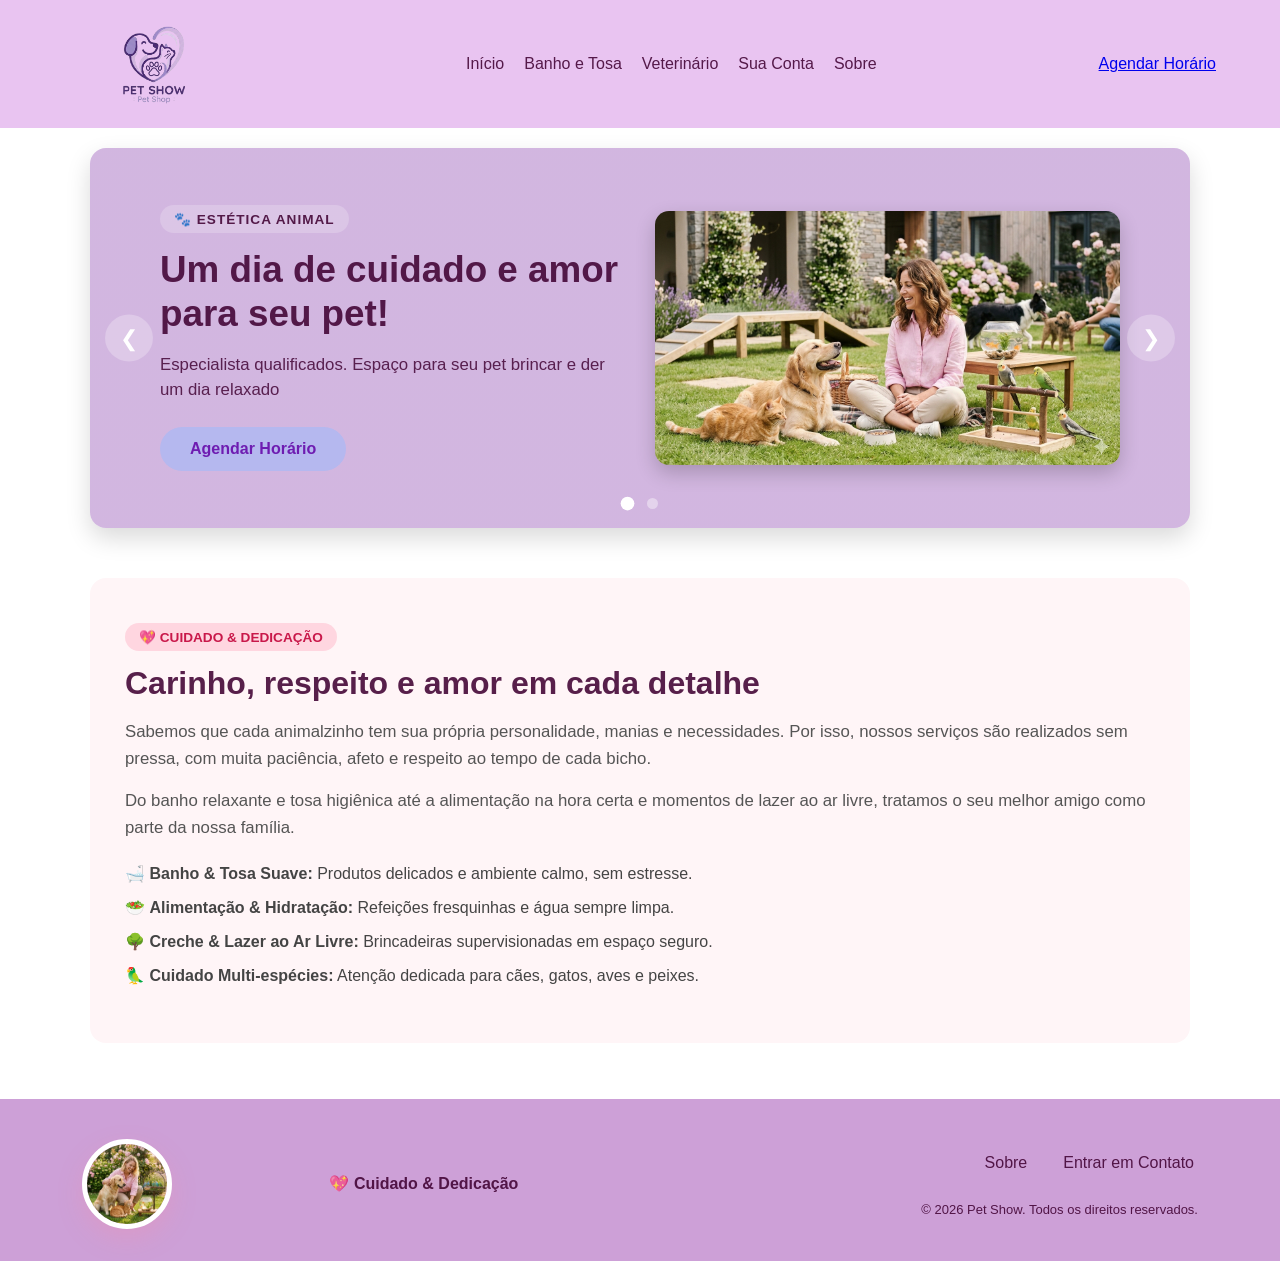
<file: index.html>
<!DOCTYPE html>
<html lang="pt-BR">
<head>
  <meta charset="UTF-8">
 
  <!---- parte responsiva das telas -->
  <meta name="viewport" content="width=device-width, initial-scale=1.0">
    
  <title>Pet Shop</title>
  
  <!-- Link para CSS separado -->
  <link rel="stylesheet" href="style.css">
</head>
<body>

  <header>
    <!-- Logo -->
    <img src="img.png1.png" width="180" alt="120">

    <!-- Menu de Navegação -->
    <nav>
      <ul>
        <li><a href="index.html">Início</a></li>
        <li><a href="banhoetosa.html">Banho e Tosa</a></li>
        <li><a href="veterinario.html">Veterinário</a></li>
        <li><a href="suaconta.html">Sua Conta</a></li>
        <li><a href="sobre.html">Sobre</a></li>
      </ul>
    </nav>

    <!-- Botão de Ação -->
    <a href="agendar.html" class="btn-agendar">Agendar Horário</a>
  </header>

 <!-- Estrutura principal do carrossel -->
  <div class="carrossel">
    
    <!-- Faixa interna que desliza horizontalmente contendo todos os itens -->
    <div class="carrossel-trilho" id="trilho" >
      
      <!-- ================= ITEM 1 ================= -->
      <div class="carrossel-item" style="background: linear-gradient(135deg, #a167be7a 0%, #a167be7a  100%);">
        <div class="item-texto">
          <span class="item-etiqueta">🐾 Estética Animal</span>
          <h2> Um dia de cuidado e amor para seu pet!</h2>
          <p>Especialista qualificados. Espaço para seu pet brincar e der um dia relaxado </p>
          <a href="agendar.html" class="item-botao">Agendar Horário</a>
        </div>
        <div class="item-imagem">
          <img src="img.png2.jpg" alt="Nosso espaço de cuidar do seu bicho">
        </div>
      </div>

      <!-- ================= ITEM 2 ================= -->
      <div class="carrossel-item" style="background: linear-gradient(135deg, #a167be7a 0%, #a167be7a 100%);">
        <div class="item-texto">
          <span class="item-etiqueta">🦴 Pet Shop & Delivery</span>
          <h2>Rações Super Premium com Entrega Rápida</h2>
          <p>As melhores marcas para cães e gatos entregues na sua porta em até 2 horas.</p>
          <a href="https://wa.me/5531981195058?text=Ol%C3%A1%21%20Vim%20pelo%20site%20do%20Pet%20Show%20e%20gostaria%20de%20fazer%20um%20pedido%20de%20produtos." target="_blank" class="item-botao" style="color: #6e1cb1;">Fazer Pedido</a>
        </div>
        <div class="item-imagem">
          <img src="img.png3.jpg" alt="Cachorro feliz">
        </div>
      </div>

    </div> <!-- fecha o trilho -->

<!-- Botões laterais de navegação -->
    <button class="seta anterior" onclick="moverCarrossel(-1)">&#10094;</button>
    <button class="seta proximo" onclick="moverCarrossel(1)">&#10095;</button>

    <!-- Indicadores inferiores (bolinhas) -->
    <div class="indicadores">
      <span class="bolinha ativa" onclick="irParaItem(0)"></span>
      <span class="bolinha" onclick="irParaItem(1)"></span>
    </div>

  </div>

  <!-- Importa o arquivo JavaScript externo -->
  <script src="script.js"></script>


  <!-- ================= SEÇÃO SERVIÇOS & CARINHO ================= -->
  <section class="nossos-servicos">
    <div class="servicos-container">
      
      <!-- Lado Esquerdo: Imagem Redonda -->

      <!-- Lado Direito: Texto sobre os serviços, carinho e amor -->
      <div class="servicos-texto">
        <span class="servicos-etiqueta">💖 Cuidado & Dedicação</span>
        <h2>Carinho, respeito e amor em cada detalhe</h2>
        <p>
          Sabemos que cada animalzinho tem sua própria personalidade, manias e necessidades. Por isso, nossos serviços são realizados sem pressa, com muita paciência, afeto e respeito ao tempo de cada bicho.
        </p>
        <p>
          Do banho relaxante e tosa higiênica até a alimentação na hora certa e momentos de lazer ao ar livre, tratamos o seu melhor amigo como parte da nossa família.
        </p>

        <!-- Lista dos serviços oferecidos com amor -->
        <ul class="servicos-lista">
          <li>🛁 <strong>Banho & Tosa Suave:</strong> Produtos delicados e ambiente calmo, sem estresse.</li>
          <li>🥗 <strong>Alimentação & Hidratação:</strong> Refeições fresquinhas e água sempre limpa.</li>
          <li>🌳 <strong>Creche & Lazer ao Ar Livre:</strong> Brincadeiras supervisionadas em espaço seguro.</li>
          <li>🦜 <strong>Cuidado Multi-espécies:</strong> Atenção dedicada para cães, gatos, aves e peixes.</li>
        </ul>
      </div>

    </div>
  </section>

   <!-- Tag semântica do rodapé -->
<footer class="rodape">
  <!-- Caixa interna que controla a largura e alinha os dois lados -->
  <div class="rodape-conteudo">
     <!-- Lado Esquerdo: Imagem Redonda -->
      <div class="servicos-imagem2">
        <!-- imagem -->
        <img src="img.png4.jpg" alt="Cuidado com carinho e amor para cada bicho" >
      </div>
    <!-- Lado Esquerdo: Frase de destaque -->
    <div class="rodape-esquerda">
      <span>💖 Cuidado &amp; Dedicação</span>
    </div>

    <!-- Lado Direito: Sobre e Entrar em Contato -->
    <div class="rodape-direita">
      <a href="sobre.html">Sobre</a>
      <!-- Link que abre o WhatsApp ou e-mail diretamente -->
      <a href="https://wa.me/5531981195058?text=Ol%C3%A1%21%20Vim%20pelo%20site%20do%20Pet%20Show%20e%20gostaria%20de%20mais%20informa%C3%A7%C3%B5es." target="_blank">Entrar em Contato</a>
      <p>&copy; 2026 Pet Show. Todos os direitos reservados.</p>
    </div>

  </div>
</footer>




</body>
</html>
</file>
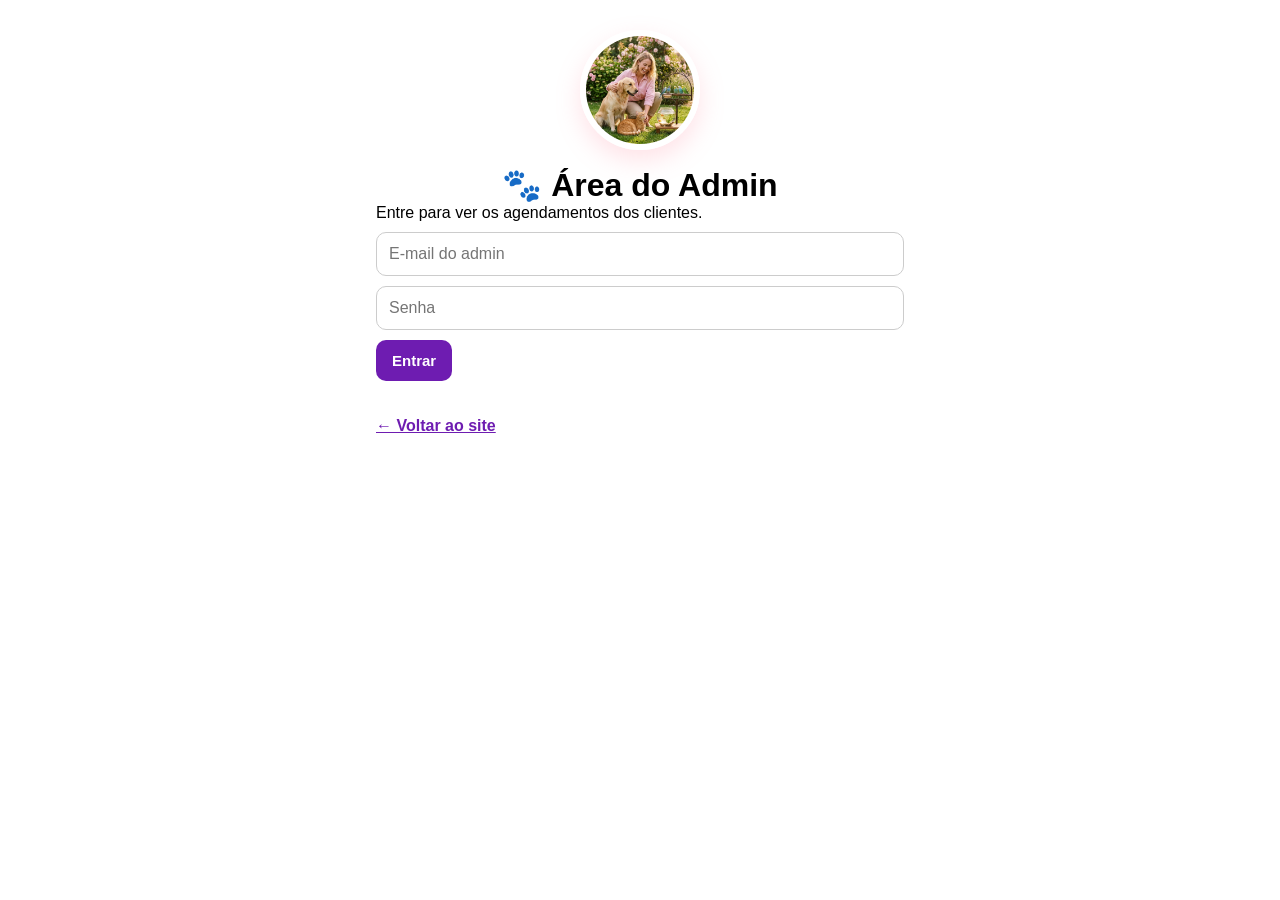
<file: admin.html>
<!DOCTYPE html>
<html lang="pt-BR">
<head>
  <meta charset="UTF-8">
  <meta name="viewport" content="width=device-width, initial-scale=1.0">
  <meta name="robots" content="noindex">
  <title>Admin - Pet Show</title>
  <link rel="stylesheet" href="style.css">
  <style>
    .painel { max-width: 560px; margin: 30px auto; padding: 0 16px; }
    .painel-foto { display: block; width: 120px; height: 120px; margin: 0 auto 16px; border-radius: 50%; object-fit: cover; border: 6px solid #ffffff; box-shadow: 0 10px 25px rgba(255, 140, 160, 0.25); }
    .painel h1 { text-align: center; }
    .painel input { display: block; width: 100%; box-sizing: border-box; padding: 12px; margin: 10px 0; border: 1px solid #ccc; border-radius: 10px; font-size: 16px; }
    .painel button { padding: 12px 16px; border: none; border-radius: 10px; background: #6e1cb1; color: #fff; font-size: 15px; font-weight: 700; cursor: pointer; }
    .painel .erro { color: #c0392b; min-height: 20px; }
    .painel-topo { display: flex; justify-content: space-between; align-items: center; gap: 10px; flex-wrap: wrap; }
    .painel-voltar { display: inline-block; margin-top: 16px; color: #6e1cb1; font-weight: 700; }
    .ag-card { border: 1px solid #ddd; border-radius: 12px; padding: 14px; margin: 12px 0; }
    .ag-card h3 { margin: 0 0 8px; color: #6e1cb1; }
    .ag-card p { margin: 4px 0; }
    .ag-acoes { display: flex; gap: 10px; margin-top: 10px; flex-wrap: wrap; align-items: center; }
    .ag-acoes a { color: #6e1cb1; font-weight: 700; }
    .ag-acoes button { background: #c0392b; padding: 8px 12px; }
  </style>
</head>
<body>
  <main class="painel">
    <img class="painel-foto" src="img.png4.jpg" alt="Pet Show">
    <h1>🐾 Área do Admin</h1>

    <div id="tela-login">
      <p>Entre para ver os agendamentos dos clientes.</p>
      <input type="email" id="email" placeholder="E-mail do admin">
      <input type="password" id="senha" placeholder="Senha">
      <button type="button" id="btn-entrar">Entrar</button>
      <p class="erro" id="erro-login"></p>
    </div>

    <div id="tela-lista" hidden>
      <div class="painel-topo">
        <span id="total"></span>
        <span>
          <button type="button" id="btn-atualizar">Atualizar</button>
          <button type="button" id="btn-sair">Sair</button>
        </span>
      </div>
      <div id="lista"></div>
    </div>

    <a class="painel-voltar" href="index.html">← Voltar ao site</a>
  </main>

  <script src="supabase-config.js"></script>
  <script src="admin.js"></script>
</body>
</html>
</file>
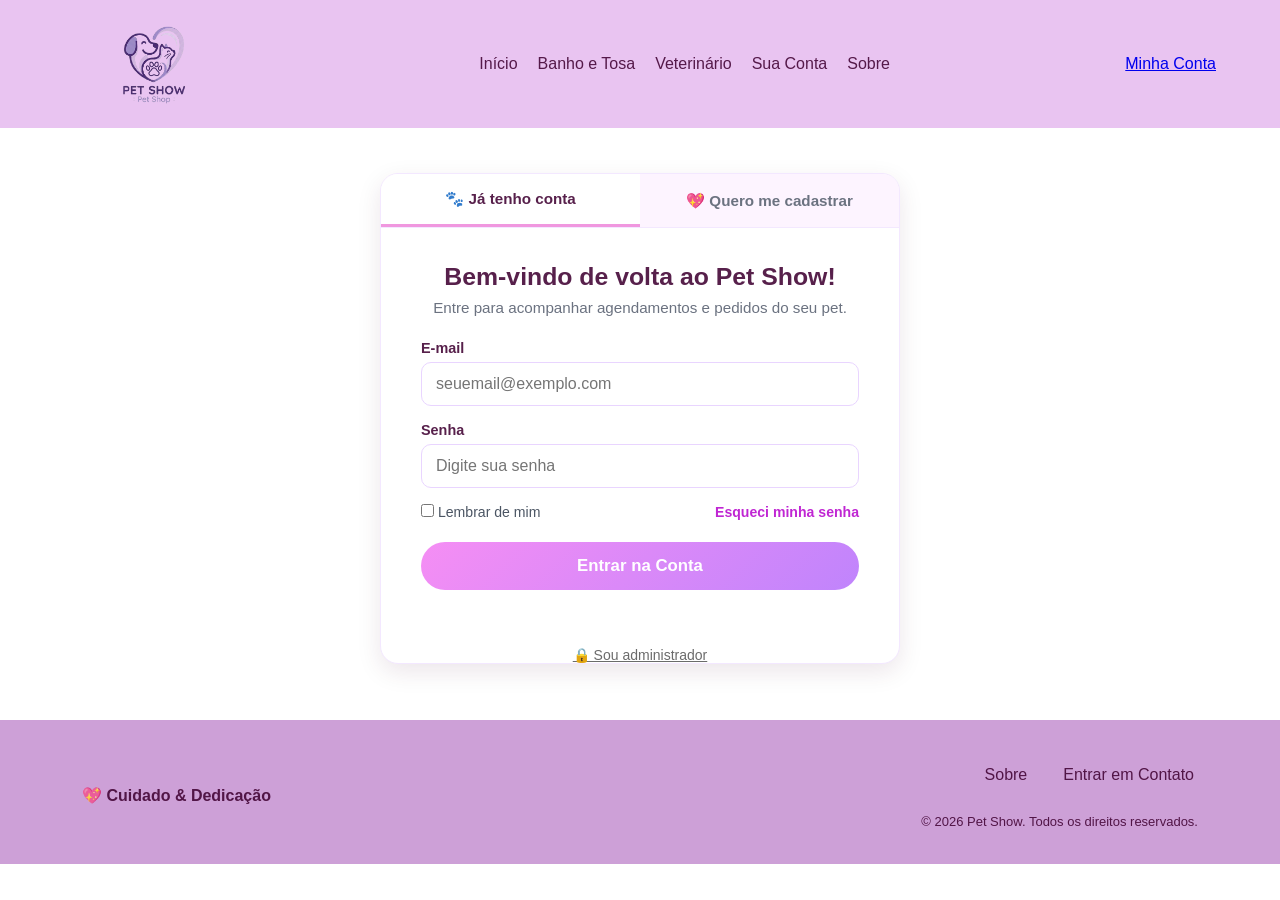
<file: agendar.html>
<!DOCTYPE html>
<html lang="pt-BR">
<head>
  <meta charset="UTF-8">
  <meta name="viewport" content="width=device-width, initial-scale=1.0">
  <title>Agendar Horário - Pet Show</title>

  <!-- Estilo geral (cabeçalho, formulário e rodapé) -->
  <link rel="stylesheet" href="style.css">
</head>
<body>

  <!-- Cabeçalho padrão -->
  <header>
    <img src="img.png1.png" width="180" alt="Logo Pet Show">

    <nav>
      <ul>
        <li><a href="index.html">Início</a></li>
        <li><a href="banhoetosa.html">Banho e Tosa</a></li>
        <li><a href="veterinario.html">Veterinário</a></li>
        <li><a href="suaconta.html">Sua Conta</a></li>
        <li><a href="sobre.html">Sobre</a></li>
      </ul>
    </nav>

    <a href="suaconta.html" class="btn-agendar">Minha Conta</a>
  </header>

  <!-- ================= AGENDAMENTO ================= -->
  <main class="agendar">
    <h1>📅 Agendar Horário</h1>
    <p id="ag-saudacao"></p>
    <p>Escolha o serviço, o dia e o horário e confirme o agendamento.</p>

    <div class="agendar-form">
      <label>Seu nome
        <input type="text" id="ag-nome" placeholder="Seu nome">
      </label>

      <label>Seu telefone
        <input type="tel" id="ag-tel" placeholder="(00) 00000-0000">
      </label>

      <div class="agendar-duplo">
        <label>Nome do pet
          <input type="text" id="ag-pet" placeholder="Nome do pet">
        </label>
        <label>Tipo de pet
          <select id="ag-tipo">
            <option value="Cachorro">Cachorro</option>
            <option value="Gato">Gato</option>
            <option value="Ave">Ave</option>
            <option value="Outro">Outro</option>
          </select>
        </label>
      </div>

      <label>Serviço
        <select id="ag-servico" onchange="atualizarServico()">
          <option value="Banho e Tosa">Banho e Tosa</option>
          <option value="Consulta e Check-up" data-vet="1">Consulta e Check-up</option>
          <option value="Vacinação" data-vet="1">Vacinação</option>
          <option value="Exames e Vermifugação" data-vet="1">Exames e Vermifugação</option>
        </select>
      </label>

      <!-- Só aparece quando o serviço é veterinário -->
      <label id="ag-vet-campo" class="agendar-oculto">Veterinário
        <select id="ag-vet"></select>
      </label>

      <div class="agendar-duplo">
        <label>Data
          <input type="date" id="ag-data" onchange="atualizarHorarios()">
        </label>
        <label>Horário
          <select id="ag-hora"></select>
        </label>
      </div>

      <label>Observações (opcional)
        <textarea id="ag-obs" rows="3" placeholder="Ex.: meu pet tem medo de secador"></textarea>
      </label>

      <button type="button" class="agendar-btn" onclick="enviarAgendamento()">Confirmar agendamento</button>
    </div>

    <p id="ag-ok" class="agendar-ok" hidden></p>

    <section class="agenda-lista">
      <h2>📋 Meus agendamentos</h2>
      <div id="ag-lista"></div>
    </section>
  </main>

  <!-- Rodapé padrão -->
  <footer class="rodape">
    <div class="rodape-conteudo">
      <div class="rodape-esquerda">
        <span>💖 Cuidado &amp; Dedicação</span>
      </div>

      <div class="rodape-direita">
        <a href="sobre.html">Sobre</a>
        <a href="https://wa.me/5531981195058?text=Ol%C3%A1%21%20Vim%20pelo%20site%20do%20Pet%20Show%20e%20gostaria%20de%20mais%20informa%C3%A7%C3%B5es." target="_blank">Entrar em Contato</a>
        <p>&copy; 2026 Pet Show. Todos os direitos reservados.</p>
      </div>
    </div>
  </footer>

  <script src="supabase-config.js"></script>
  <script src="supabase.js"></script>
  <script src="agendar.js"></script>
</body>
</html>
</file>
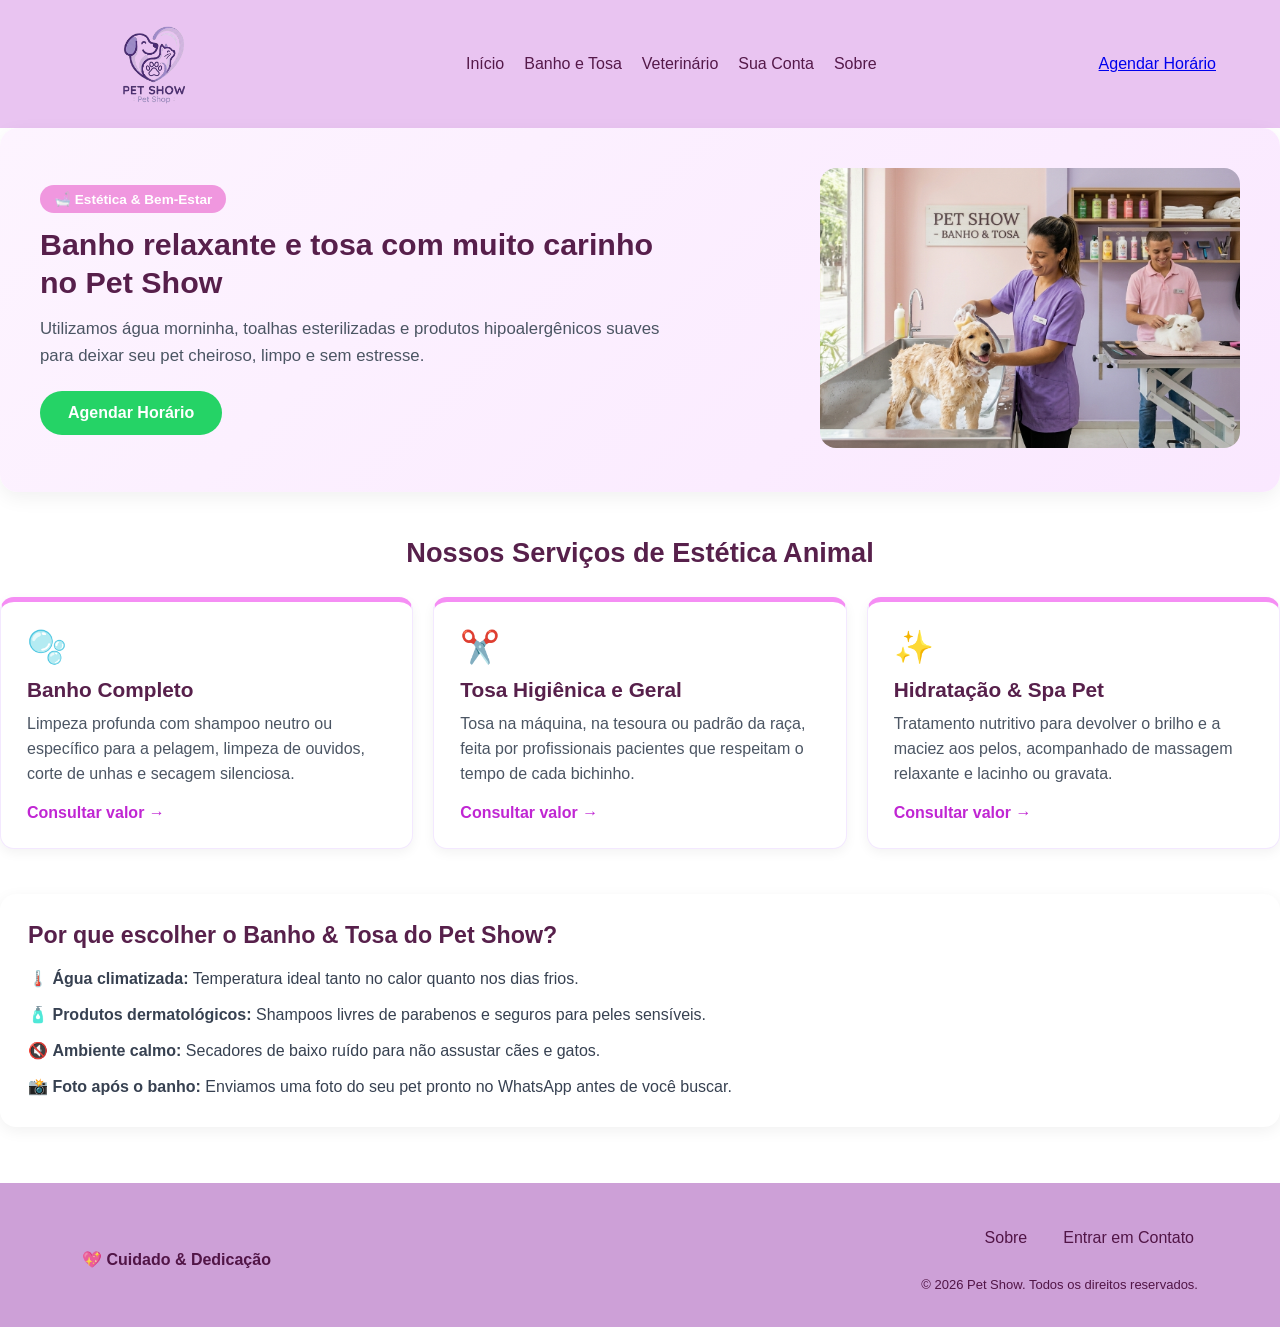
<file: banhoetosa.html>
<!DOCTYPE html>
<html lang="pt-BR">
<head>
  <meta charset="UTF-8">
  <meta name="viewport" content="width=device-width, initial-scale=1.0">
  <title>Banho e Tosa - Pet Show</title>

  <!-- 1. Estilo geral (cabeçalho, fontes e rodapé) -->
  <link rel="stylesheet" href="style.css">
  <!-- 2. Estilo exclusivo da página Banho e Tosa -->
</head>
<body>

  <!-- Cabeçalho padrão -->
  <header>
    <img src="img.png1.png" width="180" alt="Logo Pet Show">

    <nav>
      <ul>
        <li><a href="index.html">Início</a></li>
        <li><a href="banhoetosa.html">Banho e Tosa</a></li>
        <li><a href="veterinario.html">Veterinário</a></li>
        <li><a href="suaconta.html">Sua Conta</a></li>
        <li><a href="sobre.html">Sobre</a></li>
      </ul>
    </nav>

    <a href="https://wa.me/5531981195058?text=Ol%C3%A1%21%20Vim%20pelo%20site%20do%20Pet%20Show%20e%20gostaria%20de%20mais%20informa%C3%A7%C3%B5es." target="_blank" class="btn-agendar">Agendar Horário</a>
  </header>

  <!-- ================= CONTEÚDO PRINCIPAL: BANHO E TOSA ================= -->
  
    <!-- BANNER DE DESTAQUE -->
    <section class="banho-hero">
      <div class="banho-hero-texto">
        <span class="banho-etiqueta">🛁 Estética &amp; Bem-Estar</span>
        <h1>Banho relaxante e tosa com muito carinho no Pet Show</h1>
        <p>
          Utilizamos água morninha, toalhas esterilizadas e produtos hipoalergênicos suaves para deixar seu pet cheiroso, limpo e sem estresse.
        </p>
        <a href="agendar.html" class="btn-whatsapp">Agendar Horário</a>
      </div>

      <div class="banho-hero-imagem">
        <!-- Substitua pelo nome da sua foto de banho e tosa -->
        <img src="banho.png" alt="Cachorro tomando banho relaxante no Pet Show">
      </div>
    </section>

    <!-- GRADE DE SERVIÇOS E PACOTES -->
    <section class="pacotes-secao">
      <h2 class="titulo-secao">Nossos Serviços de Estética Animal</h2>

      <div class="pacotes-grade">
        <!-- Serviço 1 -->
        <div class="pacote-card">
          <div class="pacote-icone">🫧</div>
          <h3>Banho Completo</h3>
          <p>Limpeza profunda com shampoo neutro ou específico para a pelagem, limpeza de ouvidos, corte de unhas e secagem silenciosa.</p>
          <a href="https://wa.me/5531981195058?text=Ol%C3%A1%21%20Vim%20pelo%20site%20do%20Pet%20Show%20e%20gostaria%20de%20mais%20informa%C3%A7%C3%B5es." target="_blank" class="pacote-link">Consultar valor →</a>
        </div>

        <!-- Serviço 2 -->
        <div class="pacote-card">
          <div class="pacote-icone">✂️</div>
          <h3>Tosa Higiênica e Geral</h3>
          <p>Tosa na máquina, na tesoura ou padrão da raça, feita por profissionais pacientes que respeitam o tempo de cada bichinho.</p>
          <a href="https://wa.me/5531981195058?text=Ol%C3%A1%21%20Vim%20pelo%20site%20do%20Pet%20Show%20e%20gostaria%20de%20mais%20informa%C3%A7%C3%B5es." target="_blank" class="pacote-link">Consultar valor →</a>
        </div>

        <!-- Serviço 3 -->
        <div class="pacote-card">
          <div class="pacote-icone">✨</div>
          <h3>Hidratação &amp; Spa Pet</h3>
          <p>Tratamento nutritivo para devolver o brilho e a maciez aos pelos, acompanhado de massagem relaxante e lacinho ou gravata.</p>
          <a href="https://wa.me/5531981195058?text=Ol%C3%A1%21%20Vim%20pelo%20site%20do%20Pet%20Show%20e%20gostaria%20de%20mais%20informa%C3%A7%C3%B5es." target="_blank" class="pacote-link">Consultar valor →</a>
        </div>
      </div>
    </section>

    <!-- DIFERENCIAIS DE SEGURANÇA -->
    <section class="diferenciais-box">
      <h2>Por que escolher o Banho &amp; Tosa do Pet Show?</h2>
      <ul class="diferenciais-lista">
        <li>🌡️ <strong>Água climatizada:</strong> Temperatura ideal tanto no calor quanto nos dias frios.</li>
        <li>🧴 <strong>Produtos dermatológicos:</strong> Shampoos livres de parabenos e seguros para peles sensíveis.</li>
        <li>🔇 <strong>Ambiente calmo:</strong> Secadores de baixo ruído para não assustar cães e gatos.</li>
        <li>📸 <strong>Foto após o banho:</strong> Enviamos uma foto do seu pet pronto no WhatsApp antes de você buscar.</li>
      </ul>
    </section>

  </main>

  <!-- Rodapé padrão -->
  <footer class="rodape">
    <div class="rodape-conteudo">
      <div class="rodape-esquerda">
        <span>💖 Cuidado &amp; Dedicação</span>
      </div>

      <div class="rodape-direita">
        <a href="sobre.html">Sobre</a>
        <a href="https://wa.me/5531981195058?text=Ol%C3%A1%21%20Vim%20pelo%20site%20do%20Pet%20Show%20e%20gostaria%20de%20mais%20informa%C3%A7%C3%B5es." target="_blank">Entrar em Contato</a>
        <p>&copy; 2026 Pet Show. Todos os direitos reservados.</p>
      </div>
    </div>
  </footer>

</body>
</html>
</file>
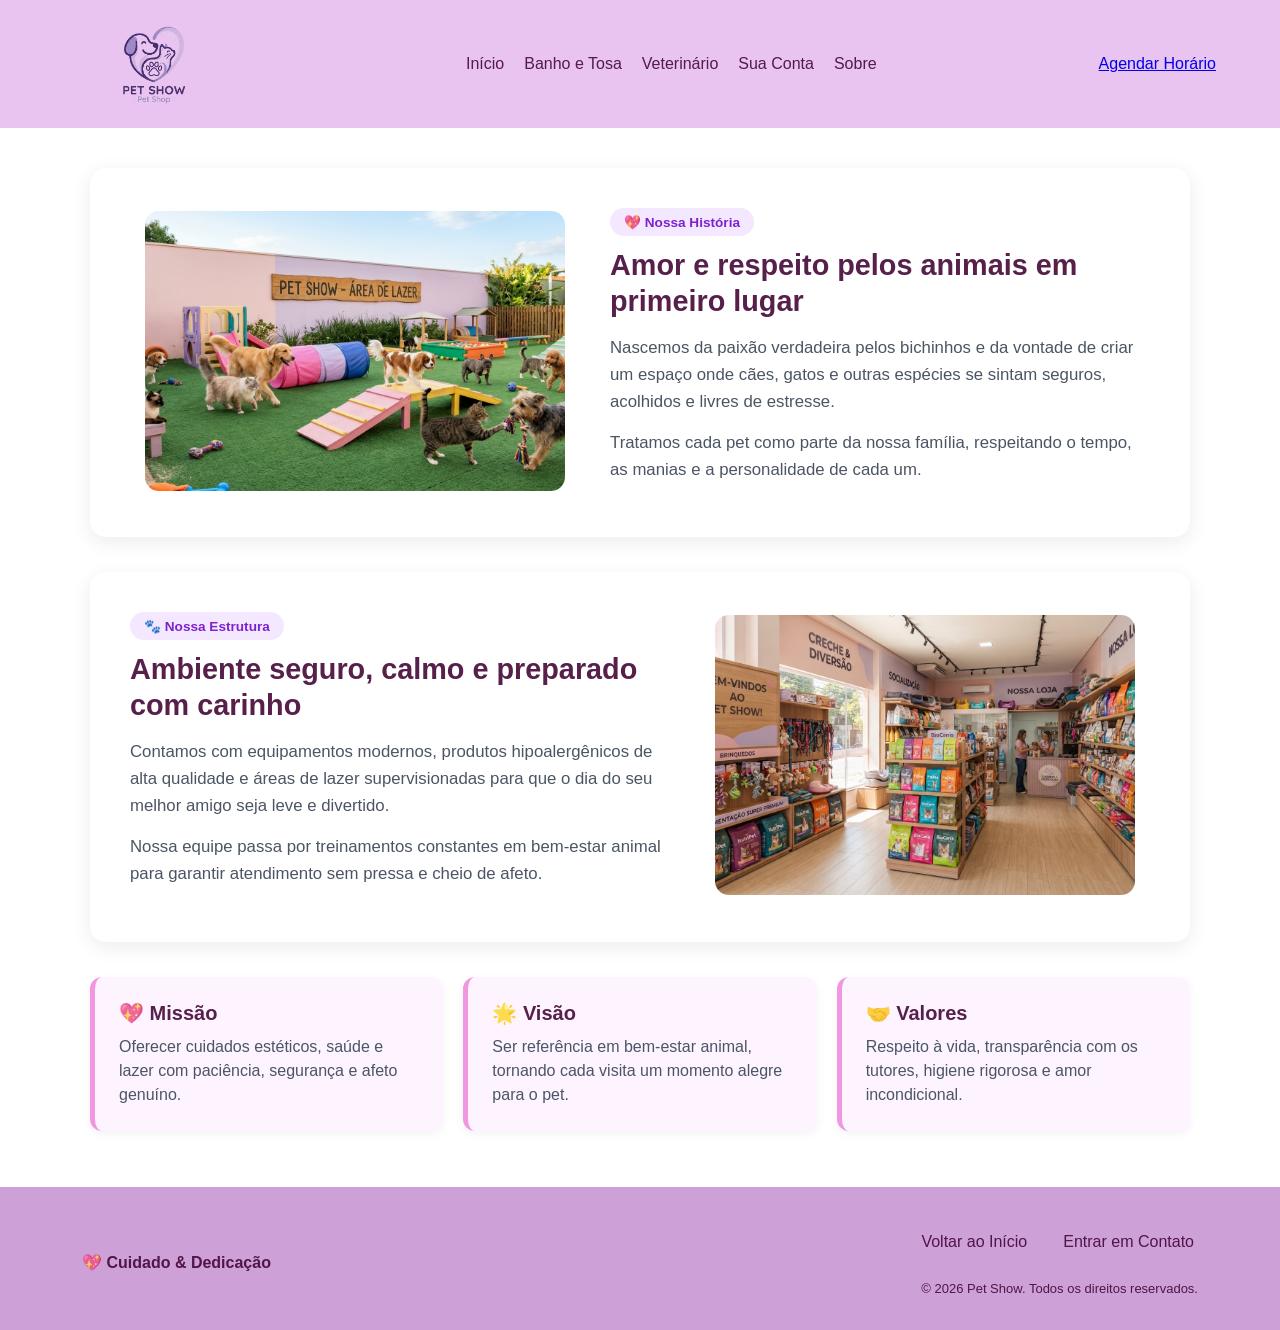
<file: sobre.html>
<!DOCTYPE html>
<html lang="pt-BR">
<head>
  <meta charset="UTF-8">
  <meta name="viewport" content="width=device-width, initial-scale=1.0">
  <title>Sobre Nós - Pet Shop</title>

  <!-- Volta uma pasta para carregar o CSS principal -->
  <link rel="stylesheet" href="style.css">
</head>
<body>

  <!-- Cabeçalho padrão -->
  <header>
    <img src="img.png1.png" width="180" alt="Logo Pet Shop">

    <nav>
      <ul>
        <li><a href="index.html">Início</a></li>
        <li><a href="banhoetosa.html">Banho e Tosa</a></li>
        <li><a href="veterinario.html">Veterinário</a></li>
        <li><a href="suaconta.html">Sua Conta</a></li>
        <li><a href="sobre.html">Sobre</a></li>
      </ul>
    </nav>

    <a href="https://wa.me/5531981195058?text=Ol%C3%A1%21%20Vim%20pelo%20site%20do%20Pet%20Show%20e%20gostaria%20de%20mais%20informa%C3%A7%C3%B5es." target="_blank" class="btn-agendar">Agendar Horário</a>
  </header>

  <!-- ================= CONTEÚDO PRINCIPAL COM 2 IMAGENS ================= -->
  <main class="sobre-container">

    <!-- SEÇÃO 1: Imagem 1 na Esquerda + Texto na Direita -->
    <section class="sobre-bloco">
      <div class="sobre-imagem">
        <img src="sobre2.png" alt="Cuidado e carinho com os animais">
      </div>

      <div class="sobre-texto">
        <span class="sobre-etiqueta">💖 Nossa História</span>
        <h1>Amor e respeito pelos animais em primeiro lugar</h1>
        <p>
          Nascemos da paixão verdadeira pelos bichinhos e da vontade de criar um espaço onde cães, gatos e outras espécies se sintam seguros, acolhidos e livres de estresse.
        </p>
        <p>
          Tratamos cada pet como parte da nossa família, respeitando o tempo, as manias e a personalidade de cada um.
        </p>
      </div>
    </section>

    <!-- SEÇÃO 2: Texto na Esquerda + Imagem 2 na Direita (Inverte no PC) -->
    <section class="sobre-bloco inverter-pc">
      <div class="sobre-imagem">
        <img src="sobre.png" alt="Nosso espaço preparado para receber seu pet">
      </div>

      <div class="sobre-texto">
        <span class="sobre-etiqueta">🐾 Nossa Estrutura</span>
        <h2>Ambiente seguro, calmo e preparado com carinho</h2>
        <p>
          Contamos com equipamentos modernos, produtos hipoalergênicos de alta qualidade e áreas de lazer supervisionadas para que o dia do seu melhor amigo seja leve e divertido.
        </p>
        <p>
          Nossa equipe passa por treinamentos constantes em bem-estar animal para garantir atendimento sem pressa e cheio de afeto.
        </p>
      </div>
    </section>

    <!-- SEÇÃO 3: 3 Pilares (Missão, Visão e Valores) -->
    <section class="sobre-pilares">
      <div class="pilar-card">
        <h3>💖 Missão</h3>
        <p>Oferecer cuidados estéticos, saúde e lazer com paciência, segurança e afeto genuíno.</p>
      </div>

      <div class="pilar-card">
        <h3>🌟 Visão</h3>
        <p>Ser referência em bem-estar animal, tornando cada visita um momento alegre para o pet.</p>
      </div>

      <div class="pilar-card">
        <h3>🤝 Valores</h3>
        <p>Respeito à vida, transparência com os tutores, higiene rigorosa e amor incondicional.</p>
      </div>
    </section>

  </main>

  <!-- Rodapé padrão -->
  <footer class="rodape">
    <div class="rodape-conteudo">
      <div class="rodape-esquerda">
        <span>💖 Cuidado &amp; Dedicação</span>
      </div>

      <div class="rodape-direita">
        <a href="index.html">Voltar ao Início</a>
        <a href="https://wa.me/5531981195058?text=Ol%C3%A1%21%20Vim%20pelo%20site%20do%20Pet%20Show%20e%20gostaria%20de%20mais%20informa%C3%A7%C3%B5es." target="_blank">Entrar em Contato</a>
        <p>&copy; 2026 Pet Show. Todos os direitos reservados.</p>
      </div>
    </div>
  </footer>

</body>
</html>
</file>
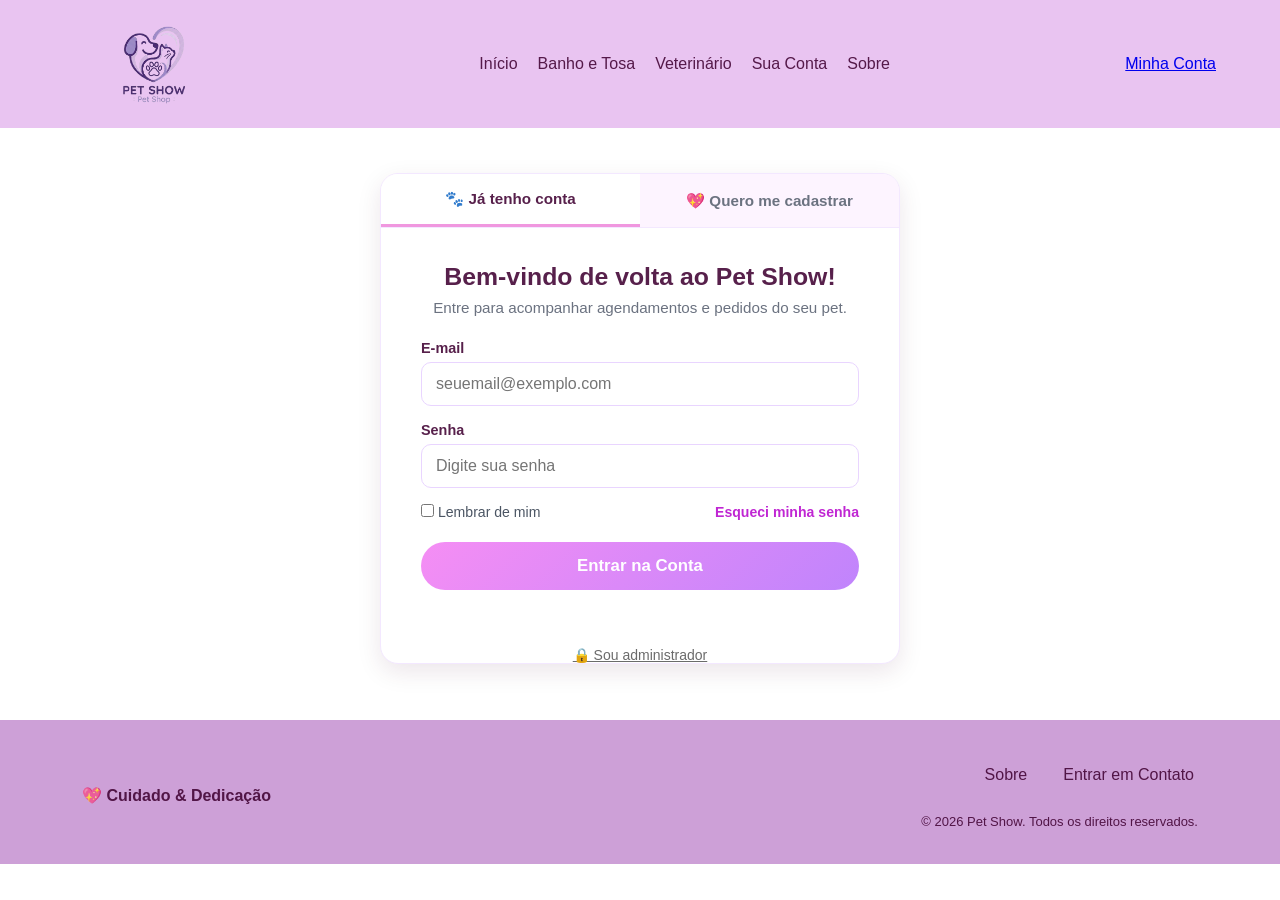
<file: suaconta.html>
<!DOCTYPE html>
<html lang="pt-BR">
<head>
  <meta charset="UTF-8">
  <meta name="viewport" content="width=device-width, initial-scale=1.0">
  <title>Minha Conta - Pet Show</title>

  <!-- 1. Estilo geral (cabeçalho e rodapé) -->
  <link rel="stylesheet" href="style.css">
  <!-- 2. Estilo exclusivo da página de Login e Cadastro -->
</head>
<body>

  <!-- Cabeçalho padrão -->
  <header>
    <img src="img.png1.png" width="180" alt="Logo Pet Show">

    <nav>
      <ul>
        <li><a href="index.html">Início</a></li>
        <li><a href="banhoetosa.html">Banho e Tosa</a></li>
        <li><a href="veterinario.html">Veterinário</a></li>
        <li><a href="suaconta.html">Sua Conta</a></li>
        <li><a href="sobre.html">Sobre</a></li>
      </ul>
    </nav>

    <a href="suaconta.html" class="btn-agendar">Minha Conta</a>
  </header>

  <!-- ================= ÁREA DE LOGIN E CADASTRO ================= -->
  <main class="conta-page">
    <div class="conta-card">

      <!-- Abas para alternar entre Entrar e Cadastrar -->
      <div class="conta-abas">
        <button type="button" class="aba-btn ativa" id="btn-login" onclick="mostrarAba('login')">
          🐾 Já tenho conta
        </button>
        <button type="button" class="aba-btn" id="btn-cadastro" onclick="mostrarAba('cadastro')">
          💖 Quero me cadastrar
        </button>
      </div>

      <!-- FORMULÁRIO 1: ENTRAR NA CONTA -->
      <form id="form-login" class="conta-form">
        <h1>Bem-vindo de volta ao Pet Show!</h1>
        <p class="conta-subtitulo">Entre para acompanhar agendamentos e pedidos do seu pet.</p>

        <div class="campo-grupo">
          <label for="login-email">E-mail</label>
          <input type="email" id="login-email" placeholder="seuemail@exemplo.com" required>
        </div>

        <div class="campo-grupo">
          <label for="login-senha">Senha</label>
          <input type="password" id="login-senha" placeholder="Digite sua senha" required>
        </div>

        <div class="conta-opcoes">
          <label class="lembrar">
            <input type="checkbox"> Lembrar de mim
          </label>
          <a href="#" class="esqueci-senha">Esqueci minha senha</a>
        </div>

        <button type="submit" class="btn-enviar">Entrar na Conta</button>
      </form>

      <!-- FORMULÁRIO 2: CRIAR CADASTRO (Começa oculto) -->
      <form id="form-cadastro" class="conta-form oculto">
        <h1>Crie sua conta no Pet Show</h1>
        <p class="conta-subtitulo">Cadastre você e seu melhor amigo para agendar com facilidade.</p>

        <div class="campo-grupo">
          <label for="cad-nome">Nome completo do tutor</label>
          <input type="text" id="cad-nome" placeholder="Ex: Maria Silva" required>
        </div>

        <div class="campo-duplo">
          <div class="campo-grupo">
            <label for="cad-whatsapp">WhatsApp</label>
            <input type="tel" id="cad-whatsapp" placeholder="(31) 99999-9999" required>
          </div>

          <div class="campo-grupo">
            <label for="cad-pet">Nome do Pet</label>
            <input type="text" id="cad-pet" placeholder="Ex: Thor, Mel..." required>
          </div>
        </div>

        <div class="campo-grupo">
          <label for="cad-especie">Seu pet é:</label>
          <select id="cad-especie">
            <option value="cachorro">🐶 Cachorro</option>
            <option value="gato">🐱 Gato</option>
            <option value="ave">🦜 Ave</option>
            <option value="outro">🐾 Outro bichinho</option>
          </select>
        </div>

        <div class="campo-grupo">
          <label for="cad-email">E-mail</label>
          <input type="email" id="cad-email" placeholder="seuemail@exemplo.com" required>
        </div>

        <div class="campo-grupo">
          <label for="cad-senha">Crie uma senha</label>
          <input type="password" id="cad-senha" placeholder="Mínimo 6 caracteres" minlength="6" required>
        </div>

        <button type="submit" class="btn-enviar">Finalizar Cadastro</button>
      </form>


      <p class="conta-admin"><a href="admin.html">🔒 Sou administrador</a></p>

    </div>
  </main>

  <!-- Rodapé padrão -->
  <footer class="rodape">
    <div class="rodape-conteudo">
      <div class="rodape-esquerda">
        <span>💖 Cuidado &amp; Dedicação</span>
      </div>

      <div class="rodape-direita">
        <a href="sobre.html">Sobre</a>
        <a href="https://wa.me/5531981195058?text=Ol%C3%A1%21%20Vim%20pelo%20site%20do%20Pet%20Show%20e%20gostaria%20de%20mais%20informa%C3%A7%C3%B5es." target="_blank">Entrar em Contato</a>
        <p>&copy; 2026 Pet Show. Todos os direitos reservados.</p>
      </div>
    </div>
  </footer>

  <!-- Pequeno script para trocar entre a aba de Login e Cadastro -->
  <script>
    function mostrarAba(tipo) {
      const formLogin = document.getElementById('form-login');
      const formCadastro = document.getElementById('form-cadastro');
      const btnLogin = document.getElementById('btn-login');
      const btnCadastro = document.getElementById('btn-cadastro');

      if (tipo === 'login') {
        formLogin.classList.remove('oculto');
        formCadastro.classList.add('oculto');
        btnLogin.classList.add('ativa');
        btnCadastro.classList.remove('ativa');
      } else {
        formLogin.classList.add('oculto');
        formCadastro.classList.remove('oculto');
        btnLogin.classList.remove('ativa');
        btnCadastro.classList.add('ativa');
      }
    }
  </script>

  <script src="conta.js"></script>
</body>
</html>
</file>
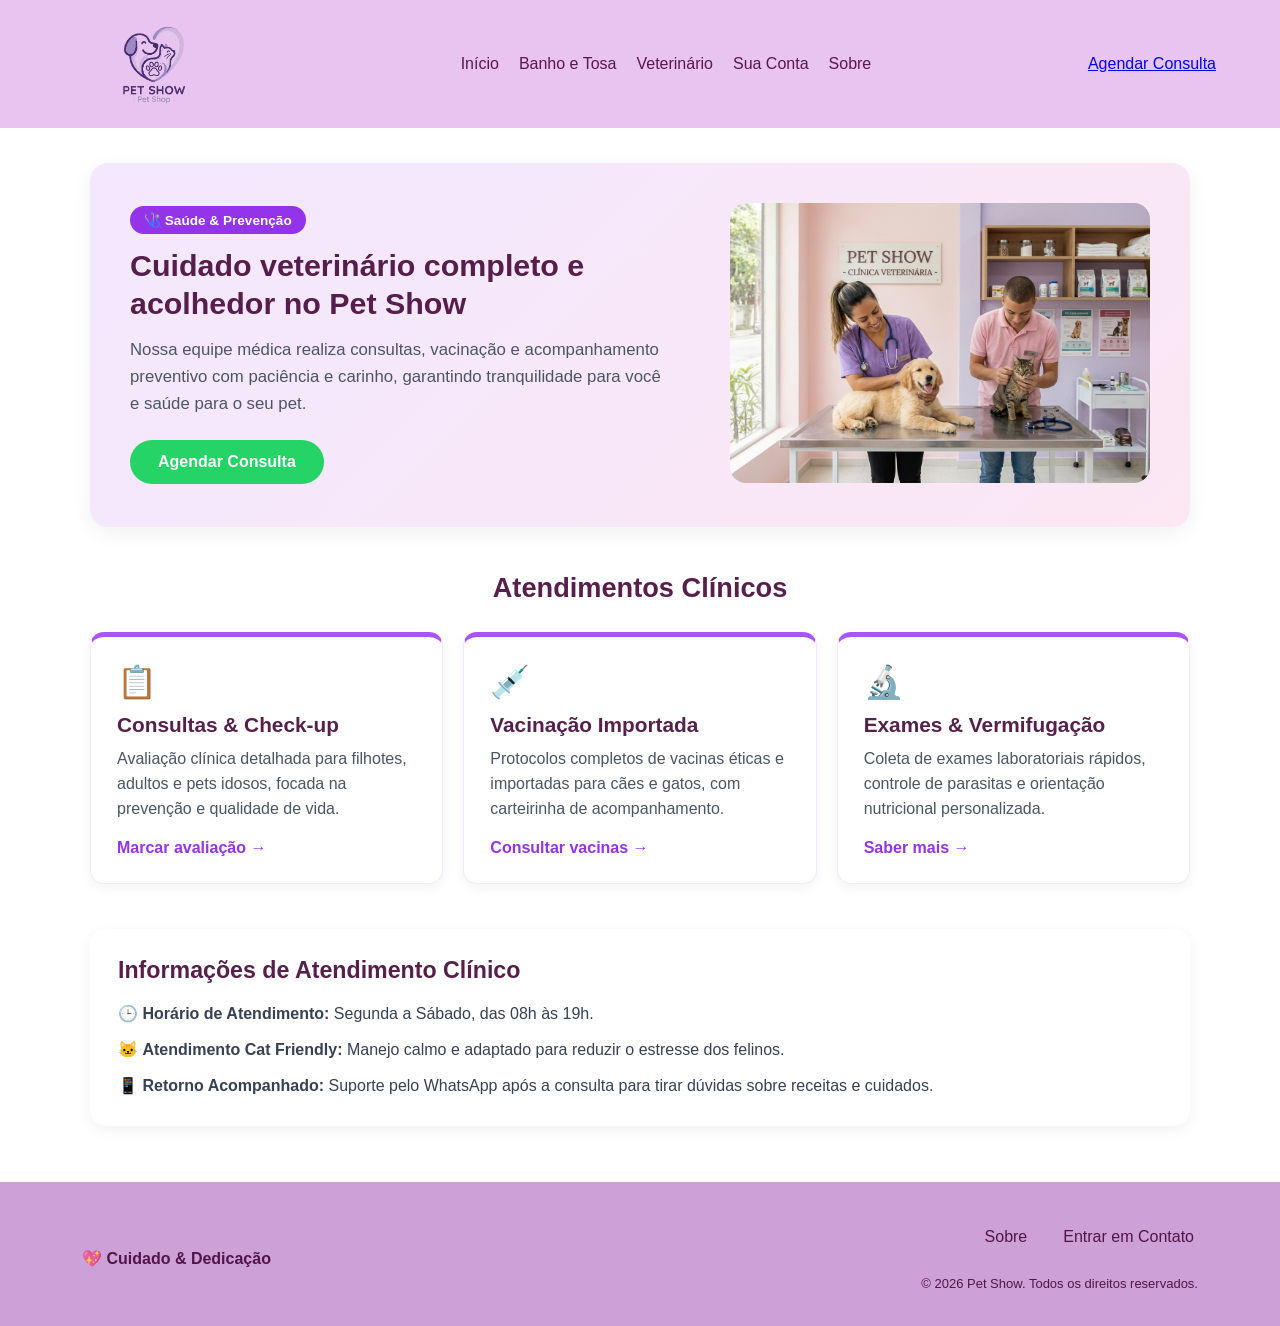
<file: veterinario.html>
<!DOCTYPE html>
<html lang="pt-BR">
<head>
  <meta charset="UTF-8">
  <meta name="viewport" content="width=device-width, initial-scale=1.0">
  <title>Clínica Veterinária - Pet Show</title>

  <!-- 1. Estilo geral (cabeçalho, fontes e rodapé) -->
  <link rel="stylesheet" href="style.css">
  <!-- 2. Estilo exclusivo da página Veterinário -->
</head>
<body>

  <!-- Cabeçalho padrão -->
  <header>
    <img src="img.png1.png" width="180" alt="Logo Pet Show">

    <nav>
      <ul>
        <li><a href="index.html">Início</a></li>
        <li><a href="banhoetosa.html">Banho e Tosa</a></li>
        <li><a href="veterinario.html">Veterinário</a></li>
        <li><a href="suaconta.html">Sua Conta</a></li>
        <li><a href="sobre.html">Sobre</a></li>
      </ul>
    </nav>

    <a href="https://wa.me/5531981195058?text=Ol%C3%A1%21%20Vim%20pelo%20site%20do%20Pet%20Show%20e%20gostaria%20de%20mais%20informa%C3%A7%C3%B5es." target="_blank" class="btn-agendar">Agendar Consulta</a>
  </header>

  <!-- ================= CONTEÚDO PRINCIPAL: VETERINÁRIO ================= -->
  <main class="vet-page">

    <!-- BANNER DE DESTAQUE -->
    <section class="vet-hero">
      <div class="vet-hero-texto">
        <span class="vet-etiqueta">🩺 Saúde &amp; Prevenção</span>
        <h1>Cuidado veterinário completo e acolhedor no Pet Show</h1>
        <p>
          Nossa equipe médica realiza consultas, vacinação e acompanhamento preventivo com paciência e carinho, garantindo tranquilidade para você e saúde para o seu pet.
        </p>
        <a href="agendar.html" class="btn-whatsapp">Agendar Consulta</a>
      </div>

      <div class="vet-hero-imagem">
        <img src="vet.png" alt="Veterinários cuidando de um cachorro e um gato no Pet Show">
      </div>
    </section>

    <!-- ESPECIALIDADES E SERVIÇOS CLÍNICOS -->
    <section class="vet-servicos">
      <h2 class="titulo-secao">Atendimentos Clínicos</h2>

      <div class="vet-grade">
        <!-- Serviço 1 -->
        <div class="vet-card">
          <div class="vet-icone">📋</div>
          <h3>Consultas &amp; Check-up</h3>
          <p>Avaliação clínica detalhada para filhotes, adultos e pets idosos, focada na prevenção e qualidade de vida.</p>
          <a href="https://wa.me/5531981195058?text=Ol%C3%A1%21%20Vim%20pelo%20site%20do%20Pet%20Show%20e%20gostaria%20de%20mais%20informa%C3%A7%C3%B5es." target="_blank" class="vet-link">Marcar avaliação →</a>
        </div>

        <!-- Serviço 2 -->
        <div class="vet-card">
          <div class="vet-icone">💉</div>
          <h3>Vacinação Importada</h3>
          <p>Protocolos completos de vacinas éticas e importadas para cães e gatos, com carteirinha de acompanhamento.</p>
          <a href="https://wa.me/5531981195058?text=Ol%C3%A1%21%20Vim%20pelo%20site%20do%20Pet%20Show%20e%20gostaria%20de%20mais%20informa%C3%A7%C3%B5es." target="_blank" class="vet-link">Consultar vacinas →</a>
        </div>

        <!-- Serviço 3 -->
        <div class="vet-card">
          <div class="vet-icone">🔬</div>
          <h3>Exames &amp; Vermifugação</h3>
          <p>Coleta de exames laboratoriais rápidos, controle de parasitas e orientação nutricional personalizada.</p>
          <a href="https://wa.me/5531981195058?text=Ol%C3%A1%21%20Vim%20pelo%20site%20do%20Pet%20Show%20e%20gostaria%20de%20mais%20informa%C3%A7%C3%B5es." target="_blank" class="vet-link">Saber mais →</a>
        </div>
      </div>
    </section>

    <!-- AVISO DE ATENDIMENTO E HORÁRIOS -->
    <section class="vet-info-box">
      <h2>Informações de Atendimento Clínico</h2>
      <ul class="vet-lista">
        <li>🕒 <strong>Horário de Atendimento:</strong> Segunda a Sábado, das 08h às 19h.</li>
        <li>🐱 <strong>Atendimento Cat Friendly:</strong> Manejo calmo e adaptado para reduzir o estresse dos felinos.</li>
        <li>📱 <strong>Retorno Acompanhado:</strong> Suporte pelo WhatsApp após a consulta para tirar dúvidas sobre receitas e cuidados.</li>
      </ul>
    </section>

  </main>

  <!-- Rodapé padrão -->
  <footer class="rodape">
    <div class="rodape-conteudo">
      <div class="rodape-esquerda">
        <span>💖 Cuidado &amp; Dedicação</span>
      </div>

      <div class="rodape-direita">
        <a href="sobre.html">Sobre</a>
        <a href="https://wa.me/5531981195058?text=Ol%C3%A1%21%20Vim%20pelo%20site%20do%20Pet%20Show%20e%20gostaria%20de%20mais%20informa%C3%A7%C3%B5es." target="_blank">Entrar em Contato</a>
        <p>&copy; 2026 Pet Show. Todos os direitos reservados.</p>
      </div>
    </div>
  </footer>

</body>
</html>
</file>
<file: style.css>
header {
  display: flex;                /* Coloca o logo, o nav e o botão lado a lado */
  justify-content: space-between; /* Espalha os itens pelas pontas e centro */
  align-items: center;          /* Alinha tudo no meio verticalmente */
  padding: 15px 5%;
}

nav ul {
  display: flex;                /* Coloca os links do menu lado a lado */
  list-style: none;             /* Remove as bolinhas da lista */
  gap: 20px;                    /* Espaço entre cada link */
  margin: 0;
  padding: 0;
}
/* Remove as margens padrão da página para o cabeçalho encostar nas bordas */
body {
  margin: 0;
  padding: 0;
}

header {
  background-color: #e9c4f1;    /* Cor de fundo apenas no cabeçalho */
  display: flex;
  justify-content: space-between;
  align-items: center;
  padding: 15px 5%;
}

/* A cor do texto no cabelhaço */
.logo, nav a {
  color: #410233e1;
  text-decoration: none;
}

nav ul {
  display: flex;
  list-style: none;
  gap: 20px;
  margin: 0;
  padding: 0;
}

/* Reset básico para remover margens padrão */
* {
  box-sizing: border-box;
  margin: 0;
  padding: 0;
  font-family: 'Segoe UI', Tahoma, Geneva, Verdana, sans-serif;
}

/* Janela visível do carrossel */
.carrossel {
  position: relative;
  max-width: 1100px;
  margin: 20px auto;
  border-radius: 16px;
  overflow: hidden; /* Esconde os itens que estão fora da tela */
  box-shadow: 0 10px 25px rgba(0, 0, 0, 0.15);
}

/* Trilho que alinha todos os itens lado a lado */
.carrossel-trilho {
  display: flex; /* Coloca um item ao lado do outro horizontalmente */
  transition: transform 0.5s ease-in-out; /* Cria o efeito suave de deslize lateral */
}

/* Cada item individual ocupa 100% da largura do carrossel */
.carrossel-item {
  min-width: 100%; /* Garante que apareça apenas 1 item por vez */
  display: flex;
  align-items: center;
  justify-content: space-between;
  color: #410233e1;
  padding: 40px 70px;
  gap: 30px;
  min-height: 380px;
}

/* Bloco de texto */
.item-texto {
  flex: 1;
  max-width: 520px;
}

.item-etiqueta {
  display: inline-block;
  background-color: rgba(255, 255, 255, 0.2);
  padding: 6px 14px;
  border-radius: 20px;
  font-size: 0.85rem;
  font-weight: 700;
  text-transform: uppercase;
  letter-spacing: 1px;
  margin-bottom: 15px;
}

.item-texto h2 {
  font-size: 2.3rem;
  line-height: 1.2;
  margin-bottom: 15px;
  font-weight: 800;
}

.item-texto p {
  font-size: 1.05rem;
  line-height: 1.5;
  margin-bottom: 25px;
  opacity: 0.95;
}

/* Botão de ação */
.item-botao {
  display: inline-block;
  background-color: #b5b8ef;
  color: #6e1cb1;
  text-decoration: none;
  font-weight: 700;
  font-size: 1rem;
  padding: 13px 30px;
  border-radius: 30px;
  transition: transform 0.2s ease, box-shadow 0.2s ease;
}

.item-botao:hover {
  transform: translateY(-3px);
  box-shadow: 0 6px 15px rgba(0, 0, 0, 0.2);
}

/* Bloco da imagem */
.item-imagem {
  flex: 1;
  display: flex;
  justify-content: center;
}

.item-imagem img {
  max-width: 100%;
  height: auto;
  max-height: 280px;
  border-radius: 14px;
  object-fit: cover;
  box-shadow: 0 8px 20px rgba(0, 0, 0, 0.2);
}

/* Setas laterais */
.seta {
  position: absolute;
  top: 50%;
  transform: translateY(-50%);
  background-color: rgba(255, 255, 255, 0.25);
  color: #ffffff;
  border: none;
  font-size: 1.4rem;
  padding: 10px 15px;
  cursor: pointer;
  border-radius: 50%;
  transition: background-color 0.2s;
  z-index: 10; /* Mantém as setas sempre acima do conteúdo */
}

.seta:hover {
  background-color: rgba(255, 255, 255, 0.45);
}

.anterior { left: 15px; }
.proximo { right: 15px; }

/* Bolinhas indicadoras */
.indicadores {
  position: absolute;
  bottom: 15px;
  width: 100%;
  text-align: center;
  z-index: 10;
}

.bolinha {
  display: inline-block;
  height: 11px;
  width: 11px;
  margin: 0 5px;
  background-color: rgba(255, 255, 255, 0.4);
  border-radius: 50%;
  cursor: pointer;
  transition: background-color 0.3s, transform 0.3s;
}

.bolinha.ativa {
  background-color: #ffffff;
  transform: scale(1.25);
}

/* Adaptação para celulares */
@media (max-width: 768px) {
  .carrossel-item {
    flex-direction: column-reverse;
    text-align: center;
    padding: 35px 25px 50px;
  }

  .item-texto h2 {
    font-size: 1.8rem;
  }

  .seta {
    padding: 8px 12px;
    font-size: 1.1rem;
  }
}
/* ================= ESTILOS DA SEÇÃO DE SERVIÇOS & CARINHO ================= */
.nossos-servicos {
  max-width: 1100px;
  margin: 50px auto;
  padding: 45px 35px;
  background-color: #fff5f7; /* Fundo rosa bem suave */
  border-radius: 16px;
}

.servicos-container {
  display: flex;
  align-items: center;
  justify-content: space-between;
  gap: 50px;
}

/* Imagem perfeitamente redonda */
.servicos-imagem {
  flex: 1;
  display: flex;
  justify-content: center;
}

.servicos-imagem img {
  width: 330px;
  height: 330px;
  border-radius: 50%; /* Formato redondo */
  object-fit: cover; /* Encaixa a foto sem distorcer */
  border: 8px solid #ffffff;
  box-shadow: 0 10px 25px rgba(255, 140, 160, 0.25);
}

/* Imagem perfeitamente redonda rodape  */
.servicos-imagem2 {
  flex: 1;
  display: flex;
  justify-content: center;
}

.servicos-imagem2 img {
  width: 100px;
  height: 100px;
  border-radius: 50%; /* Formato redondo */
  object-fit: cover; /* Encaixa a foto sem distorcer */
  border: 8px solid #ffffff;
  box-shadow: 0 10px 25px rgba(255, 140, 160, 0.25);
}


/* Textos e lista de serviços */
.servicos-texto {
  flex: 1.4;
}

.servicos-etiqueta {
  display: inline-block;
  background-color: #ffd6e0;
  color: #c9184a;
  padding: 6px 14px;
  border-radius: 20px;
  font-size: 0.85rem;
  font-weight: 700;
  text-transform: uppercase;
  margin-bottom: 12px;
}

.servicos-texto h2 {
  font-size: 2rem;
  color: #410233e1;
  margin-bottom: 16px;
  line-height: 1.25;
}

.servicos-texto p {
  font-size: 1.05rem;
  color: #555555;
  line-height: 1.6;
  margin-bottom: 15px;
}

.servicos-lista {
  list-style: none;
  margin-top: 20px;
}

.servicos-lista li {
  font-size: 1rem;
  color: #444444;
  line-height: 1.5;
  margin-bottom: 10px;
}

/* Ajuste para telas de celular */
@media (max-width: 768px) {
  .servicos-container {
    flex-direction: column;
    text-align: center;
    gap: 30px;
  }

  .servicos-imagem img {
    width: 240px;
    height: 240px;
  }

  .servicos-lista {
    text-align: left;
  }
}

/* ==========================================================================
   ESTILO DO RODAPÉ (CSS SEPARADO)
   ========================================================================== */

.rodape {
  /* Cor de fundo do rodapé (mude aqui para a cor que desejar) */
  background-color: #9230a875;

  /* Cor padrão dos textos */
  color: #ffffff;

  /* Espaçamento interno (20px em cima/baixo, 16px nas laterais) */
  padding: 20px 16px;

  /* Espaço acima do rodapé para não grudar no conteúdo */
  margin-top: 40px;
}

.rodape-conteudo {
  /* Limita a largura em monitores muito grandes e centraliza */
  width: 90%;
  max-width: 1200px;
  margin: 0 auto;

  /* NO CELULAR (Mobile First): coloca um bloco embaixo do outro no centro */
  display: flex;
  flex-direction: column;
  align-items: center;
  gap: 16px;
}

/* Estilo da frase 💖 Cuidado & Dedicação */
.rodape-esquerda span {
  font-size: 16px;
  font-weight: bold;
  color: #410233e1;
}

/* Caixa que segura os links "Sobre" e "Entrar em Contato" */
.rodape-direita {
  /* Deixa os links do lado direito um ao lado do outro */
  display: flex;
  align-items: center;
  gap: 20px; /* Espaço entre "Sobre" e "Entrar em Contato" */
}

/* Estilo visual dos links */
.rodape-direita a {
  color: #410233e1;
  text-decoration: none; /* Tira o sublinhado padrão */
  font-size: 15px;
  transition: color 0.2s; /* Deixa a mudança de cor suave ao passar o mouse */
}

/* Efeito quando passa o mouse por cima */
.rodape-direita a:hover {
  color: #f472b6; /* Muda para um tom rosado combinando com o 💖 */
  text-decoration: underline;
}

/* ==========================================================================
   ADAPTAÇÃO PARA TABLET E COMPUTADOR (Telas a partir de 768px)
   ========================================================================== */
@media (min-width: 768px) {
  .rodape-conteudo {
    /* Muda de coluna para LINHA (deixa esquerda e direita um do lado do outro) */
    flex-direction: row;

    /* Joga "💖 Cuidado & Dedicação" para a esquerda e os contatos para a direita */
    justify-content: space-between;
  }
}
/* ==========================================================================
   PÁGINA SOBRE NÓS COM 2 IMAGENS (Responsiva)
   ========================================================================== */

.sobre-container {
  width: 90%;
  max-width: 1100px;
  margin: 40px auto;
}

/* Estilo padrão (CELULAR): foto em cima, texto embaixo */
.sobre-bloco {
  display: flex;
  flex-direction: column;
  align-items: center;
  gap: 30px;
  background-color: #ffffff;
  padding: 25px;
  border-radius: 16px;
  box-shadow: 0 5px 20px rgba(0, 0, 0, 0.08);
  margin-bottom: 35px;
}

.sobre-imagem {
  width: 100%;
  text-align: center;
}

.sobre-imagem img {
  width: 100%;
  max-width: 420px;
  height: 280px; /* Mantém as duas fotos com a mesma altura */
  object-fit: cover; /* Corta sem distorcer a imagem */
  border-radius: 14px;
}

.sobre-etiqueta {
  display: inline-block;
  background-color: #f3e8ff;
  color: #7e22ce;
  padding: 6px 14px;
  border-radius: 20px;
  font-size: 0.85rem;
  font-weight: bold;
  margin-bottom: 12px;
}

.sobre-texto h1,
.sobre-texto h2 {
  color: #410233e1;
  font-size: 1.8rem;
  margin-bottom: 15px;
  line-height: 1.25;
}

.sobre-texto p {
  color: #4b5563;
  font-size: 1.05rem;
  line-height: 1.6;
  margin-bottom: 14px;
}

/* Cartões de Missão, Visão e Valores */
.sobre-pilares {
  display: flex;
  flex-direction: column;
  gap: 20px;
}

.pilar-card {
  background-color: #fdf4ff;
  border-left: 5px solid #f097df;
  padding: 24px;
  border-radius: 12px;
  box-shadow: 0 3px 10px rgba(0, 0, 0, 0.05);
}

.pilar-card h3 {
  color: #410233e1;
  margin-bottom: 10px;
  font-size: 1.25rem;
}

.pilar-card p {
  color: #4b5563;
  line-height: 1.5;
}

/* ==========================================================================
   ADAPTAÇÃO PARA TABLET E COMPUTADOR (Telas a partir de 768px)
   ========================================================================== */
@media (min-width: 768px) {
  .sobre-bloco {
    /* Bloco 1: Foto na esquerda, texto na direita */
    flex-direction: row;
    padding: 40px;
  }

  .sobre-bloco.inverter-pc {
    /* Bloco 2: Inverte a ordem (Texto na esquerda, Foto na direita) */
    flex-direction: row-reverse;
  }

  .sobre-imagem {
    flex: 1;
  }

  .sobre-texto {
    flex: 1.2;
  }

  .sobre-pilares {
    /* 3 cartões lado a lado */
    flex-direction: row;
  }

  .pilar-card {
    flex: 1;
  }
}

/* ==========================================================================
   PÁGINA BANHO E TOSA - PET SHOW (Responsivo)
   ========================================================================== */

.servicos-page {
  width: 90%;
  max-width: 1100px;
  margin: 35px auto;
}

/* 1. BANNER PRINCIPAL (Mobile First: foto embaixo, texto em cima) */
.banho-hero {
  display: flex;
  flex-direction: column;
  align-items: center;
  gap: 28px;
  background: linear-gradient(135deg, #fdf4ff 0%, #fae8ff 100%);
  padding: 30px;
  border-radius: 18px;
  box-shadow: 0 6px 20px rgba(0, 0, 0, 0.06);
  margin-bottom: 45px;
}

.banho-etiqueta {
  display: inline-block;
  background-color: #f097df;
  color: #ffffff;
  padding: 6px 14px;
  border-radius: 20px;
  font-size: 0.85rem;
  font-weight: bold;
  margin-bottom: 12px;
}

.banho-hero-texto h1 {
  color: #410233e1;
  font-size: 1.9rem;
  line-height: 1.25;
  margin-bottom: 15px;
}

.banho-hero-texto p {
  color: #4b5563;
  font-size: 1.05rem;
  line-height: 1.6;
  margin-bottom: 22px;
}

.btn-whatsapp {
  display: inline-block;
  background-color: #25d366;
  color: #ffffff;
  text-decoration: none;
  font-weight: bold;
  padding: 13px 28px;
  border-radius: 30px;
  transition: transform 0.2s, box-shadow 0.2s;
}

.btn-whatsapp:hover {
  transform: translateY(-2px);
  box-shadow: 0 5px 15px rgba(37, 211, 102, 0.35);
}

.banho-hero-imagem img {
  width: 100%;
  max-width: 420px;
  height: 280px;
  object-fit: cover;
  border-radius: 16px;
}

/* 2. GRADE DE PACOTES E SERVIÇOS */
.titulo-secao {
  text-align: center;
  color: #410233e1;
  font-size: 1.7rem;
  margin-bottom: 28px;
}

.pacotes-grade {
  display: flex;
  flex-direction: column;
  gap: 20px;
  margin-bottom: 45px;
}

.pacote-card {
  background-color: #ffffff;
  border: 1px solid #f3e8ff;
  border-top: 5px solid #f58ef4;
  border-radius: 14px;
  padding: 26px;
  box-shadow: 0 4px 12px rgba(0, 0, 0, 0.05);
  display: flex;
  flex-direction: column;
  justify-content: space-between;
}

.pacote-icone {
  font-size: 2rem;
  margin-bottom: 12px;
}

.pacote-card h3 {
  color: #410233e1;
  font-size: 1.3rem;
  margin-bottom: 10px;
}

.pacote-card p {
  color: #4b5563;
  line-height: 1.55;
  margin-bottom: 18px;
}

.pacote-link {
  color: #c026d3;
  font-weight: bold;
  text-decoration: none;
}

.pacote-link:hover {
  text-decoration: underline;
}

/* 3. CAIXA DE DIFERENCIAIS */
.diferenciais-box {
  background-color: #ffffff;
  padding: 28px;
  border-radius: 16px;
  box-shadow: 0 4px 15px rgba(0, 0, 0, 0.06);
}

.diferenciais-box h2 {
  color: #410233e1;
  font-size: 1.45rem;
  margin-bottom: 18px;
}

.diferenciais-lista {
  list-style: none;
  display: flex;
  flex-direction: column;
  gap: 12px;
  color: #374151;
  line-height: 1.5;
}

/* ==========================================================================
   ADAPTAÇÃO PARA TABLET E COMPUTADOR (Telas a partir de 768px)
   ========================================================================== */
@media (min-width: 768px) {
  .banho-hero {
    flex-direction: row;
    padding: 40px;
  }

  .banho-hero-texto {
    flex: 1.2;
  }

  .banho-hero-imagem {
    flex: 1;
    text-align: right;
  }

  .pacotes-grade {
    flex-direction: row;
  }

  .pacote-card {
    flex: 1;
  }
}

/* ==========================================================================
   PÁGINA CLÍNICA VETERINÁRIA - PET SHOW (Responsivo)
   ========================================================================== */

.vet-page {
  width: 90%;
  max-width: 1100px;
  margin: 35px auto;
}

/* 1. BANNER PRINCIPAL (Mobile First) */
.vet-hero {
  display: flex;
  flex-direction: column;
  align-items: center;
  gap: 28px;
  background: linear-gradient(135deg, #f3e8ff 0%, #fce7f3 100%);
  padding: 30px;
  border-radius: 18px;
  box-shadow: 0 6px 20px rgba(0, 0, 0, 0.06);
  margin-bottom: 45px;
}

.vet-etiqueta {
  display: inline-block;
  background-color: #9333ea; /* Tom lilás/roxo clínico */
  color: #ffffff;
  padding: 6px 14px;
  border-radius: 20px;
  font-size: 0.85rem;
  font-weight: bold;
  margin-bottom: 12px;
}

.vet-hero-texto h1 {
  color: #410233e1;
  font-size: 1.9rem;
  line-height: 1.25;
  margin-bottom: 15px;
}

.vet-hero-texto p {
  color: #4b5563;
  font-size: 1.05rem;
  line-height: 1.6;
  margin-bottom: 22px;
}

.btn-whatsapp {
  display: inline-block;
  background-color: #25d366;
  color: #ffffff;
  text-decoration: none;
  font-weight: bold;
  padding: 13px 28px;
  border-radius: 30px;
  transition: transform 0.2s, box-shadow 0.2s;
}

.btn-whatsapp:hover {
  transform: translateY(-2px);
  box-shadow: 0 5px 15px rgba(37, 211, 102, 0.35);
}

.vet-hero-imagem img {
  width: 100%;
  max-width: 420px;
  height: 280px;
  object-fit: cover;
  border-radius: 16px;
}

/* 2. GRADE DE ATENDIMENTOS */
.titulo-secao {
  text-align: center;
  color: #410233e1;
  font-size: 1.7rem;
  margin-bottom: 28px;
}

.vet-grade {
  display: flex;
  flex-direction: column;
  gap: 20px;
  margin-bottom: 45px;
}

.vet-card {
  background-color: #ffffff;
  border: 1px solid #f3e8ff;
  border-top: 5px solid #a855f7;
  border-radius: 14px;
  padding: 26px;
  box-shadow: 0 4px 12px rgba(0, 0, 0, 0.05);
  display: flex;
  flex-direction: column;
  justify-content: space-between;
}

.vet-icone {
  font-size: 2rem;
  margin-bottom: 12px;
}

.vet-card h3 {
  color: #410233e1;
  font-size: 1.3rem;
  margin-bottom: 10px;
}

.vet-card p {
  color: #4b5563;
  line-height: 1.55;
  margin-bottom: 18px;
}

.vet-link {
  color: #9333ea;
  font-weight: bold;
  text-decoration: none;
}

.vet-link:hover {
  text-decoration: underline;
}

/* 3. CAIXA DE INFORMAÇÕES */
.vet-info-box {
  background-color: #ffffff;
  padding: 28px;
  border-radius: 16px;
  box-shadow: 0 4px 15px rgba(0, 0, 0, 0.06);
}

.vet-info-box h2 {
  color: #410233e1;
  font-size: 1.45rem;
  margin-bottom: 18px;
}

.vet-lista {
  list-style: none;
  display: flex;
  flex-direction: column;
  gap: 12px;
  color: #374151;
  line-height: 1.5;
}

/* ==========================================================================
   ADAPTAÇÃO PARA TABLET E COMPUTADOR (Telas a partir de 768px)
   ========================================================================== */
@media (min-width: 768px) {
  .vet-hero {
    flex-direction: row;
    padding: 40px;
  }

  .vet-hero-texto {
    flex: 1.2;
  }

  .vet-hero-imagem {
    flex: 1;
    text-align: right;
  }

  .vet-grade {
    flex-direction: row;
  }

  .vet-card {
    flex: 1;
  }
}

/* ==========================================================================
   PÁGINA MINHA CONTA (LOGIN E CADASTRO) - PET SHOW (Responsivo)
   ========================================================================== */

.conta-page {
  width: 90%;
  max-width: 520px; /* Largura ideal para formulários ficarem elegantes e legíveis */
  margin: 45px auto;
}

.conta-card {
  background-color: #ffffff;
  border-radius: 18px;
  box-shadow: 0 8px 25px rgba(65, 2, 51, 0.1);
  overflow: hidden;
  border: 1px solid #f3e8ff;
}

/* Abas superiores */
.conta-abas {
  display: flex;
  background-color: #fdf4ff;
  border-bottom: 1px solid #f3e8ff;
}

.aba-btn {
  flex: 1;
  padding: 16px 10px;
  border: none;
  background: transparent;
  font-size: 0.95rem;
  font-weight: bold;
  color: #6b7280;
  cursor: pointer;
  transition: all 0.2s;
}

.aba-btn.ativa {
  background-color: #ffffff;
  color: #410233e1;
  border-bottom: 3px solid #f097df;
}

/* Corpo do formulário */
.conta-form {
  padding: 30px 25px;
}

.conta-form.oculto {
  display: none;
}

.conta-form h1 {
  color: #410233e1;
  font-size: 1.55rem;
  margin-bottom: 8px;
  text-align: center;
}

.conta-subtitulo {
  color: #6b7280;
  font-size: 0.95rem;
  text-align: center;
  margin-bottom: 24px;
}

.campo-grupo {
  display: flex;
  flex-direction: column;
  margin-bottom: 16px;
}

.campo-grupo label {
  font-size: 0.9rem;
  font-weight: 600;
  color: #410233e1;
  margin-bottom: 6px;
}

.campo-grupo input,
.campo-grupo select {
  padding: 12px 14px;
  border: 1.5px solid #e9d5ff;
  border-radius: 10px;
  font-size: 1rem;
  outline: none;
  transition: border-color 0.2s;
}

.campo-grupo input:focus,
.campo-grupo select:focus {
  border-color: #f097df;
}

/* No celular fica um embaixo do outro */
.campo-duplo {
  display: flex;
  flex-direction: column;
  gap: 0;
}

.conta-opcoes {
  display: flex;
  justify-content: space-between;
  align-items: center;
  font-size: 0.88rem;
  margin-bottom: 22px;
  color: #4b5563;
}

.esqueci-senha {
  color: #c026d3;
  text-decoration: none;
  font-weight: 600;
}

.esqueci-senha:hover {
  text-decoration: underline;
}

/* Botão principal rosa/lilás */
.btn-enviar {
  width: 100%;
  padding: 14px;
  border: none;
  border-radius: 30px;
  background: linear-gradient(135deg, #f58ef4 0%, #c084fc 100%);
  color: #ffffff;
  font-size: 1.05rem;
  font-weight: bold;
  cursor: pointer;
  transition: transform 0.2s, box-shadow 0.2s;
}

.btn-enviar:hover {
  transform: translateY(-2px);
  box-shadow: 0 6px 15px rgba(240, 151, 223, 0.4);
}

/* ==========================================================================
   ADAPTAÇÃO PARA TABLET E COMPUTADOR (Telas a partir de 600px)
   ========================================================================== */
@media (min-width: 600px) {
  .conta-form {
    padding: 35px 40px;
  }

  /* Coloca WhatsApp e Nome do Pet lado a lado no computador */
  .campo-duplo {
    flex-direction: row;
    gap: 14px;
  }

  .campo-duplo .campo-grupo {
    flex: 1;
  }
}






/* ===== Cabeçalho e imagens no celular ===== */
img { max-width: 100%; }

@media (max-width: 768px) {
  header {
    flex-direction: column;
    gap: 12px;
    text-align: center;
  }

  header img {
    width: 140px;
    height: auto;
  }

  nav ul {
    flex-wrap: wrap;
    justify-content: center;
    gap: 8px 16px;
  }
}

/* ===== Agendar horário ===== */
.agendar {
  max-width: 520px;
  margin: 40px auto;
  padding: 24px 20px;
  text-align: center;
}

.agendar-form {
  display: flex;
  flex-direction: column;
  gap: 14px;
  margin-top: 18px;
  text-align: left;
}

.agendar-form label {
  display: flex;
  flex-direction: column;
  gap: 6px;
  font-weight: 600;
}

.agendar-form input,
.agendar-form select {
  padding: 12px;
  border: 1px solid #ccc;
  border-radius: 10px;
  font-size: 16px;
  font-family: inherit;
  width: 100%;
  box-sizing: border-box;
}

.agendar-duplo {
  display: flex;
  gap: 12px;
}

.agendar-duplo label {
  flex: 1;
}

.agendar-btn {
  padding: 14px;
  border: none;
  border-radius: 10px;
  background: #6e1cb1;
  color: #fff;
  font-size: 16px;
  font-weight: 700;
  cursor: pointer;
}

.agendar-btn:hover {
  opacity: 0.9;
}

.agendar-form textarea {
  padding: 12px;
  border: 1px solid #ccc;
  border-radius: 10px;
  font-size: 16px;
  font-family: inherit;
  width: 100%;
  box-sizing: border-box;
  resize: vertical;
}

.agendar-oculto {
  display: none !important;
}

/* ===== Agenda do cliente ===== */
.agendar-ok {
  margin-top: 16px;
  padding: 12px;
  border-radius: 10px;
  background: #e6f7ec;
  color: #1b6b3a;
  font-weight: 700;
}

.agenda-lista {
  margin-top: 32px;
  text-align: left;
}

.agenda-lista h2 {
  text-align: center;
}

.agenda-item {
  border: 1px solid #ddd;
  border-radius: 12px;
  padding: 14px;
  margin: 12px 0;
}

.agenda-item strong {
  color: #6e1cb1;
}

.agenda-item p {
  margin: 4px 0;
}

.agenda-item button {
  margin-top: 8px;
  padding: 8px 14px;
  border: none;
  border-radius: 8px;
  background: #c0392b;
  color: #fff;
  cursor: pointer;
}

/* ===== Rodapé com mais espaço ===== */
.rodape {
  padding: 40px 20px 32px;
  margin-top: 56px;
}

.rodape-conteudo {
  gap: 24px;
  text-align: center;
}

.rodape .servicos-imagem2 {
  flex: none;
}

.rodape .servicos-imagem2 img {
  width: 90px;
  height: 90px;
  border-width: 5px;
}

.rodape-direita {
  flex-wrap: wrap;
  justify-content: center;
  gap: 14px 28px;
}

.rodape-direita a {
  font-size: 16px;
  padding: 6px 4px;
}

.rodape-direita p {
  flex-basis: 100%;
  margin: 8px 0 0;
  text-align: center;
  font-size: 13px;
  line-height: 1.5;
  color: #410233e1;
}

@media (min-width: 768px) {
  .rodape-conteudo {
    gap: 32px;
    text-align: left;
  }

  .rodape-direita {
    justify-content: flex-end;
  }

  .rodape-direita p {
    text-align: right;
  }
}

/* ===== Sua Conta: aviso de login e link do admin ===== */
.conta-logado {
  margin-bottom: 18px;
  padding: 12px;
  border-radius: 10px;
  background: #f3e8fb;
  text-align: center;
}

.conta-logado p {
  margin: 0 0 8px;
}

.conta-logado a {
  display: inline-block;
  margin-right: 10px;
  color: #6e1cb1;
  font-weight: 700;
}

.conta-logado button {
  padding: 6px 12px;
  border: 1px solid #6e1cb1;
  border-radius: 8px;
  background: transparent;
  color: #6e1cb1;
  cursor: pointer;
}

.conta-admin {
  margin: 22px 0 0;
  text-align: center;
  font-size: 14px;
}

.conta-admin a {
  color: #6b6b6b;
  text-decoration: underline;
}
</file>
